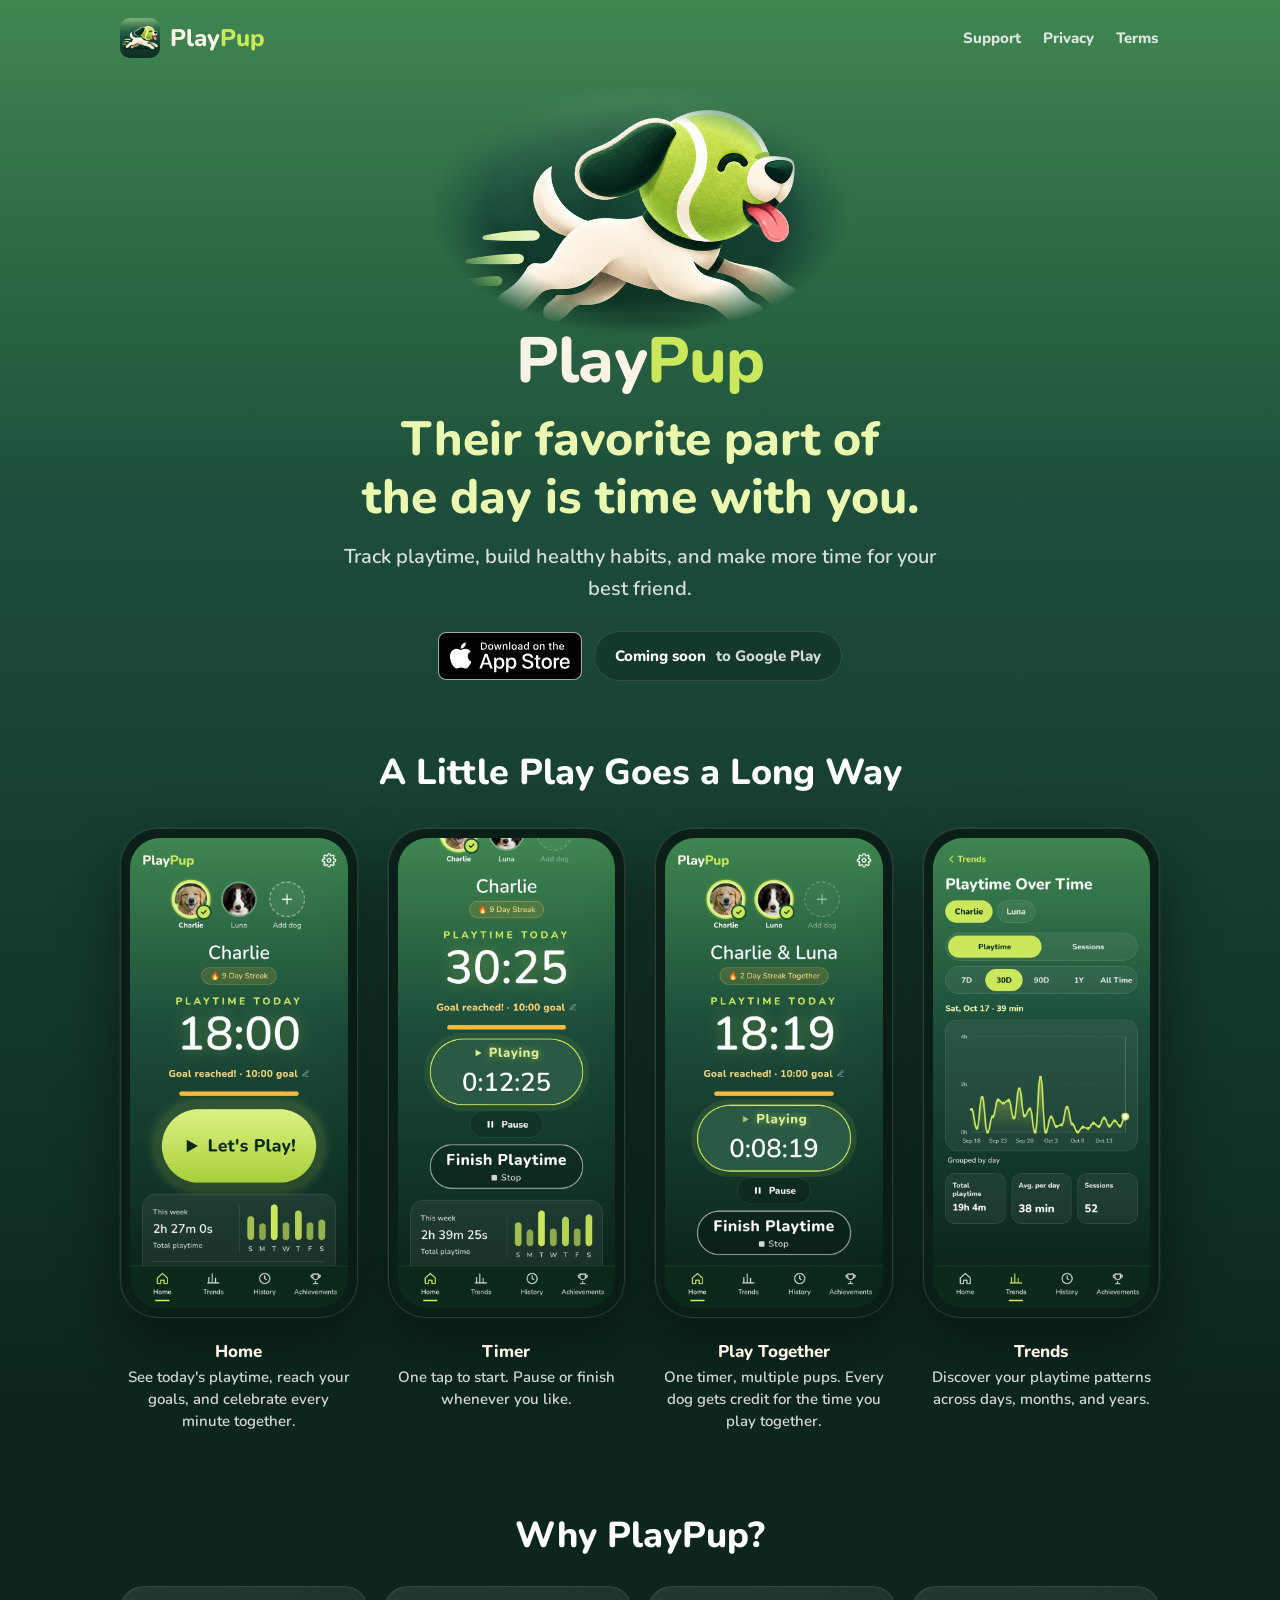
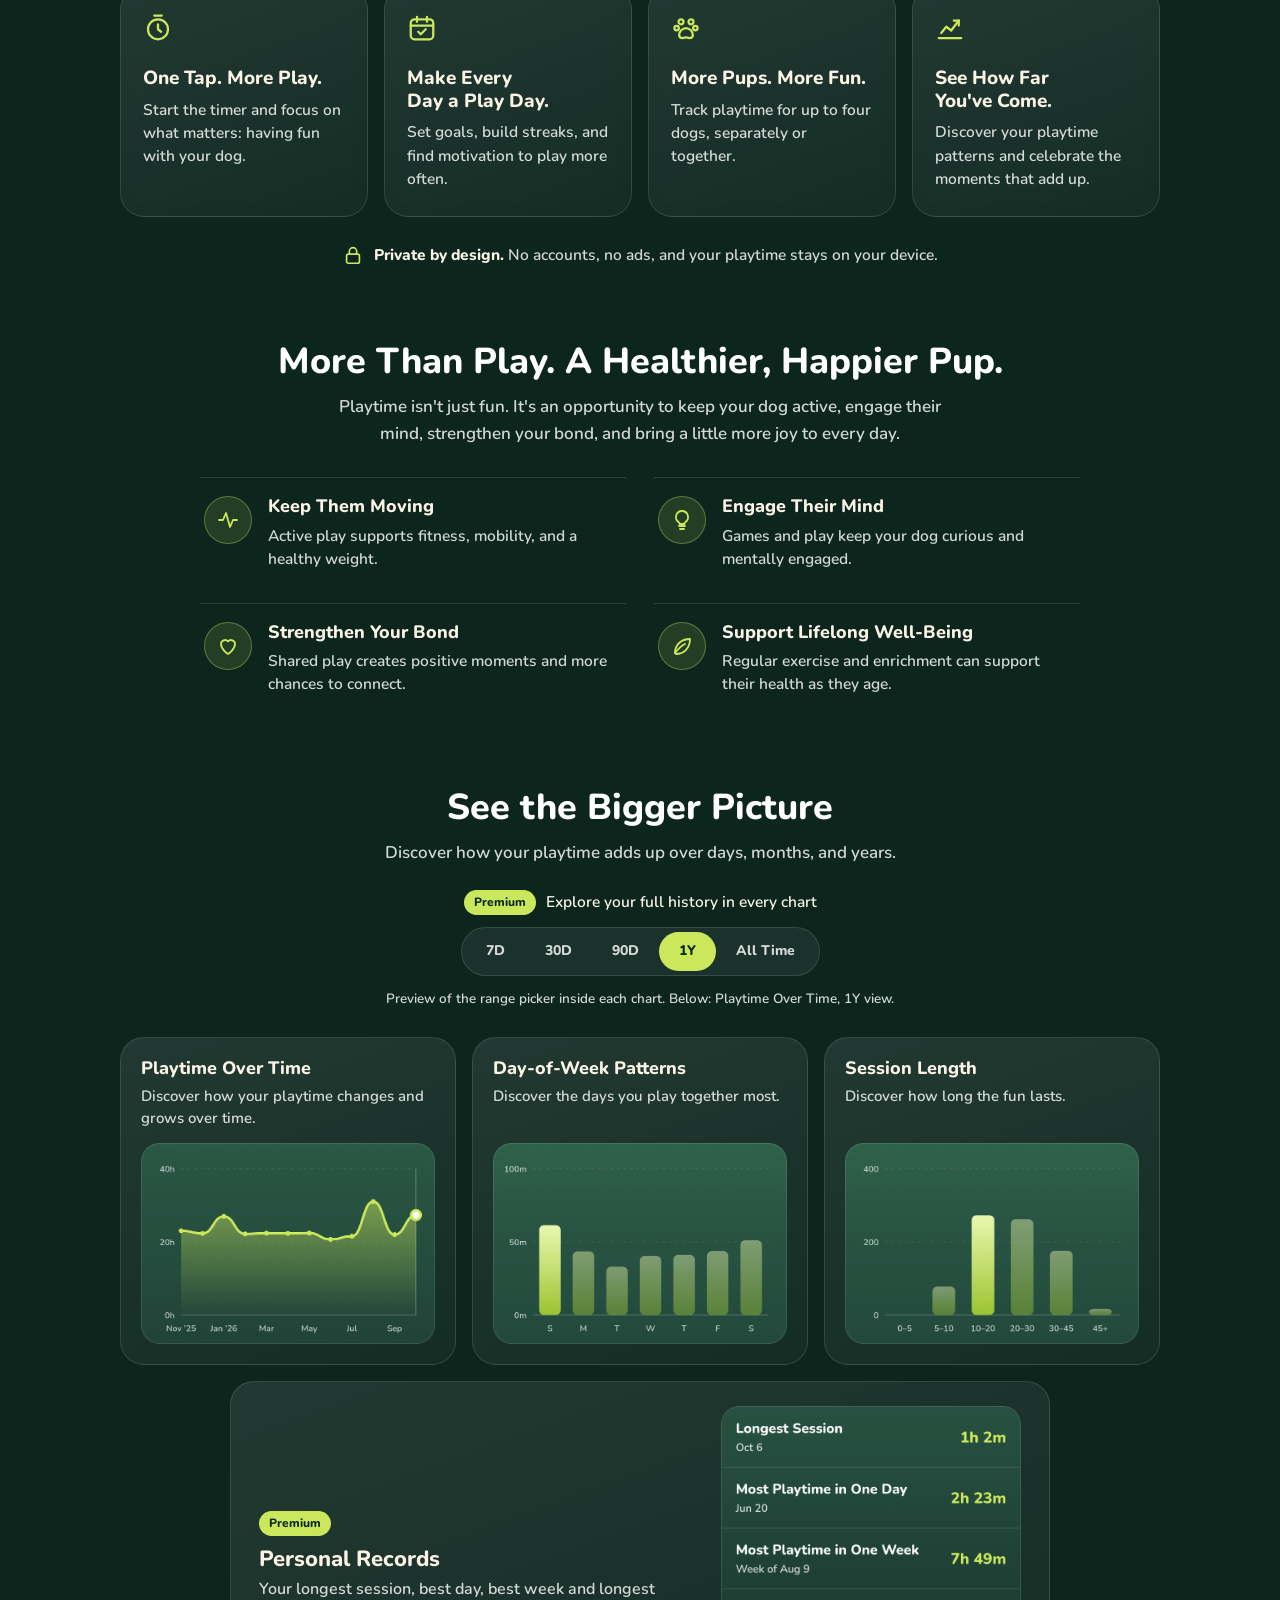
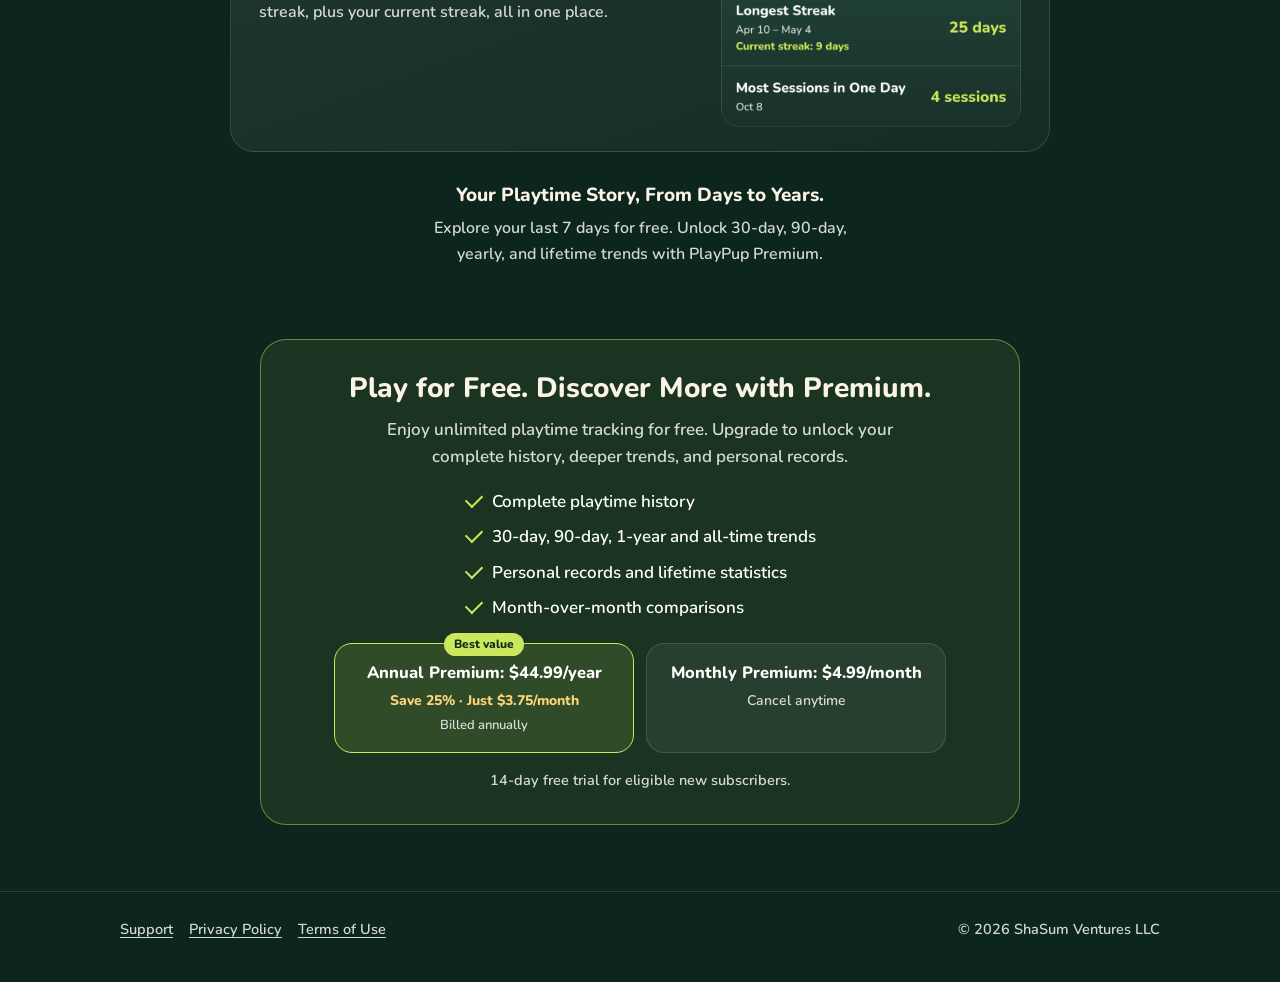
<file: index.html>
<!doctype html>
<html lang="en">
<head>
  <meta charset="utf-8">
  <meta name="viewport" content="width=device-width, initial-scale=1">
  <title>PlayPup – Dog Playtime Tracker | Build Healthy Play Habits</title>
  <meta name="description" content="Track playtime, build healthy habits, and make more time for your best friend. Private by design.">
  <meta name="theme-color" content="#1c4c3a">
  <link rel="icon" type="image/png" href="assets/favicon.png">
  <link rel="apple-touch-icon" href="assets/apple-touch-icon.png">
  <meta property="og:title" content="PlayPup – Dog Playtime Tracker">
  <meta property="og:description" content="Their favorite part of the day is time with you.">
  <meta property="og:image" content="https://playpup.app/assets/og-image.png">
  <meta property="og:url" content="https://playpup.app/">
  <meta name="twitter:card" content="summary_large_image">
  <link rel="stylesheet" href="assets/site.css?v=9">
</head>
<body>
  <header class="site-header">
    <div class="wrap">
      <a class="brand" href="/" aria-label="PlayPup home"><img src="assets/icon.png" alt="" width="40" height="40"><span class="wordmark">Play<span>Pup</span></span></a>
      <nav class="nav" aria-label="Main">
        <a href="support.html">Support</a>
        <a href="privacy.html">Privacy</a>
        <a href="terms.html">Terms</a>
      </nav>
    </div>
  </header>

  <main>
    <!-- 1. Hero -->
    <section class="hero">
      <div class="wrap">
        <img class="pup" src="assets/pup.png" alt="" width="760" height="455">
        <p class="hero-wordmark" aria-label="PlayPup">Play<span>Pup</span></p>
        <h1>Their favorite part of the day is time with you.</h1>
        <p class="lead">Track playtime, build healthy habits, and make more time for your best friend.</p>
        <div class="badges">
          <a class="store-badge" href="https://apps.apple.com/app/id6832101758"><img src="assets/app-store-badge.svg" alt="Download on the App Store" width="144" height="48"></a>
          <span class="badge"><strong>Coming soon</strong> to Google Play</span>
        </div>
      </div>
    </section>

    <!-- 2. App showcase -->
    <section class="showcase" aria-labelledby="showcase-title">
      <div class="wrap">
        <h2 class="section-title" id="showcase-title">A Little Play Goes a Long Way</h2>
        <div class="phones">
          <figure class="phone-fig">
            <div class="phone"><img src="assets/screens/home.jpg?v=2" alt="PlayPup Home screen: Charlie selected, 18 minutes of playtime today with the daily goal reached, a large Let's Play button, and this week's playtime bars" width="640" height="1385"></div>
            <figcaption><b>Home</b>See today's playtime, reach your goals, and celebrate every minute together.</figcaption>
          </figure>
          <figure class="phone-fig">
            <div class="phone"><img src="assets/screens/timer.jpg?v=2" alt="PlayPup timer running at 12 minutes, with Pause and Finish Playtime buttons" width="640" height="1385"></div>
            <figcaption><b>Timer</b>One tap to start. Pause or finish whenever you like.</figcaption>
          </figure>
          <figure class="phone-fig">
            <div class="phone"><img src="assets/screens/together.jpg?v=2" alt="Playing together: Charlie and Luna both selected, a 2 Day Streak Together, and one timer running for both dogs" width="640" height="1385"></div>
            <figcaption><b>Play Together</b>One timer, multiple pups. Every dog gets credit for the time you play together.</figcaption>
          </figure>
          <figure class="phone-fig">
            <div class="phone"><img src="assets/screens/trends.jpg?v=2" alt="PlayPup Trends: a 30-day playtime chart with total playtime, average per day and session count" width="640" height="1385"></div>
            <figcaption><b>Trends</b>Discover your playtime patterns across days, months, and years.</figcaption>
          </figure>
        </div>
      </div>
    </section>

    <!-- 3. Why PlayPup? -->
    <section aria-labelledby="why-title">
      <div class="wrap">
        <h2 class="section-title" id="why-title">Why PlayPup?</h2>
        <div class="benefits">
          <div class="benefit">
            <svg class="icon" viewBox="0 0 24 24" aria-hidden="true"><circle cx="12" cy="13" r="8"/><path d="M12 9v4l2.5 2M9 2h6"/></svg>
            <h3>One Tap. More Play.</h3>
            <p>Start the timer and focus on what matters: having fun with your dog.</p>
          </div>
          <div class="benefit">
            <svg class="icon" viewBox="0 0 24 24" aria-hidden="true"><rect x="3" y="5" width="18" height="16" rx="3"/><path d="M3 10h18M8 3v4M16 3v4M9 15l2 2 4-4"/></svg>
            <h3>Make Every Day a Play Day.</h3>
            <p>Set goals, build streaks, and find motivation to play more often.</p>
          </div>
          <div class="benefit">
            <svg class="icon" viewBox="0 0 24 24" aria-hidden="true"><circle cx="8" cy="7" r="2"/><circle cx="16" cy="7" r="2"/><circle cx="4.5" cy="12" r="1.8"/><circle cx="19.5" cy="12" r="1.8"/><path d="M12 12c-3 0-5.5 3.2-5.5 5.5 0 1.7 1.4 2.5 3 2.5 1 0 1.6-.5 2.5-.5s1.5.5 2.5.5c1.6 0 3-.8 3-2.5C17.5 15.2 15 12 12 12z"/></svg>
            <h3>More Pups. More Fun.</h3>
            <p>Track playtime for up to four dogs, separately or together.</p>
          </div>
          <div class="benefit">
            <svg class="icon" viewBox="0 0 24 24" aria-hidden="true"><path d="M3 20h18"/><path d="M5 16l4-5 4 3 6-8"/><path d="M15 6h4v4"/></svg>
            <h3>See How Far You've Come.</h3>
            <p>Discover your playtime patterns and celebrate the moments that add up.</p>
          </div>
        </div>
        <p class="privacy-line">
          <svg viewBox="0 0 24 24" aria-hidden="true"><rect x="5" y="11" width="14" height="10" rx="2"/><path d="M8 11V8a4 4 0 0 1 8 0v3"/></svg>
          <span><strong>Private by design.</strong> No accounts, no ads, and your playtime stays on your device.</span>
        </p>
      </div>
    </section>

    <!-- 4. Why play matters: More Than Play -->
    <section class="wellness" aria-labelledby="wellness-title">
      <div class="wrap">
        <h2 class="section-title" id="wellness-title">More Than Play. A Healthier, Happier Pup.</h2>
        <p class="section-sub">Playtime isn't just fun. It's an opportunity to keep your dog active, engage their mind, strengthen your bond, and bring a little more joy to every day.</p>
        <div class="wellness-grid">
          <div class="well">
            <span class="badge-icon"><svg viewBox="0 0 24 24" aria-hidden="true"><path d="M3 12h4l3-7 4 14 3-7h4"/></svg></span>
            <div><h3>Keep Them Moving</h3><p>Active play supports fitness, mobility, and a healthy weight.</p></div>
          </div>
          <div class="well">
            <span class="badge-icon"><svg viewBox="0 0 24 24" aria-hidden="true"><path d="M9 18h6M10 21h4M12 3a6 6 0 0 0-3.5 10.9c.6.4 1 1.1 1 1.8V16h5v-.3c0-.7.4-1.4 1-1.8A6 6 0 0 0 12 3z"/></svg></span>
            <div><h3>Engage Their Mind</h3><p>Games and play keep your dog curious and mentally engaged.</p></div>
          </div>
          <div class="well">
            <span class="badge-icon"><svg viewBox="0 0 24 24" aria-hidden="true"><path d="M12 20s-7-4.4-7-10a4 4 0 0 1 7-2.6A4 4 0 0 1 19 10c0 5.6-7 10-7 10z"/></svg></span>
            <div><h3>Strengthen Your Bond</h3><p>Shared play creates positive moments and more chances to connect.</p></div>
          </div>
          <div class="well">
            <span class="badge-icon"><svg viewBox="0 0 24 24" aria-hidden="true"><path d="M5 19c0-8 6-14 15-14 0 9-6 15-14 15"/><path d="M5 19c3-4 6-7 10-9"/></svg></span>
            <div><h3>Support Lifelong Well-Being</h3><p>Regular exercise and enrichment can support their health as they age.</p></div>
          </div>
        </div>
      </div>
    </section>

    <!-- 5. See the bigger picture: the charts -->
    <section class="bigger" aria-labelledby="bigger-title">
      <div class="wrap">
        <h2 class="section-title" id="bigger-title">See the Bigger Picture</h2>
        <p class="section-sub">Discover how your playtime adds up over days, months, and years.</p>
        <!-- A preview of the range control inside each chart (not a working control). -->
        <div class="range-preview" role="img" aria-label="Preview of the range picker inside each chart: 7 days free; 30 days, 90 days, 1 year and all time with Premium. The Playtime Over Time chart below shows the 1 year view.">
          <p class="range-label"><span class="premium-tag">Premium</span> Explore your full history in every chart</p>
          <div class="range-pills" aria-hidden="true">
            <span>7D</span><span>30D</span><span>90D</span><span class="on">1Y</span><span>All Time</span>
          </div>
          <p class="range-hint">Preview of the range picker inside each chart. Below: Playtime Over Time, 1Y view.</p>
        </div>
        <div class="chart-grid">
          <figure class="chart-card">
            <figcaption><h3>Playtime Over Time</h3><p>Discover how your playtime changes and grows over time.</p></figcaption>
            <img src="assets/charts/playtime.png?v=2" alt="Line chart of monthly playtime over the past year, rising toward this month" width="720" height="491" loading="lazy">
          </figure>
          <figure class="chart-card">
            <figcaption><h3>Day-of-Week Patterns</h3><p>Discover the days you play together most.</p></figcaption>
            <img src="assets/charts/weekdays.png?v=1" alt="Bar chart of average playtime for each day of the week, highest on Sunday" width="720" height="491" loading="lazy">
          </figure>
          <figure class="chart-card">
            <figcaption><h3>Session Length</h3><p>Discover how long the fun lasts.</p></figcaption>
            <img src="assets/charts/length.png?v=1" alt="Bar chart of how many play sessions fall into each length, most often 10 to 20 minutes" width="720" height="491" loading="lazy">
          </figure>
        </div>
        <figure class="chart-card records-card">
          <figcaption>
            <span class="premium-tag">Premium</span>
            <h3>Personal Records</h3>
            <p>Your longest session, best day, best week and longest streak, plus your current streak, all in one place.</p>
          </figcaption>
          <img src="assets/charts/records.png?v=1" alt="Personal records: longest session 1 hour 2 minutes, most playtime in one day 2 hours 23 minutes, most in one week 7 hours 49 minutes, longest streak 25 days" width="720" height="770" loading="lazy">
        </figure>
        <div class="bigger-note">
          <p class="bigger-note-title">Your Playtime Story, From Days to Years.</p>
          <p>Explore your last 7 days for free. Unlock <span class="nowrap">30-day</span>, <span class="nowrap">90-day</span>, yearly, and lifetime trends with PlayPup Premium.</p>
        </div>
      </div>
    </section>

    <!-- 6. Premium -->
    <section aria-labelledby="premium-title">
      <div class="narrow">
        <div class="premium">
          <h2 id="premium-title">Play for Free. Discover More with Premium.</h2>
          <p>Enjoy unlimited playtime tracking for free. Upgrade to unlock your complete history, deeper trends, and personal records.</p>
          <ul class="checks">
            <li>Complete playtime history</li>
            <li>30-day, 90-day, 1-year and all-time trends</li>
            <li>Personal records and lifetime statistics</li>
            <li>Month-over-month comparisons</li>
          </ul>
          <div class="plans">
            <div class="plan best">
              <span class="tag">Best value</span>
              <b>Annual Premium: $44.99/year</b>
              <small>Save 25% · Just $3.75/month</small>
              <small class="plain billed">Billed annually</small>
            </div>
            <div class="plan">
              <b>Monthly Premium: $4.99/month</b>
              <small class="plain">Cancel anytime</small>
            </div>
          </div>
          <p class="trial">14-day free trial for eligible new subscribers.</p>
        </div>
      </div>
    </section>
  </main>

  <!-- 7. Footer -->
  <footer class="site-footer">
    <div class="wrap">
      <div><a href="support.html">Support</a><a href="privacy.html">Privacy Policy</a><a href="terms.html">Terms of Use</a></div>
      <div>© 2026 ShaSum Ventures LLC</div>
    </div>
  </footer>
  <dialog class="zoom" id="zoom" aria-label="Enlarged screenshot">
    <img id="zoom-img" alt="">
    <button type="button" class="zoom-close" aria-label="Close">✕</button>
  </dialog>
  <script>
    // Tap or click a screenshot or chart to see it larger.
    (function () {
      var d = document.getElementById('zoom'), big = document.getElementById('zoom-img');
      if (!d.showModal) return;
      document.querySelectorAll('.phone img, .chart-card img').forEach(function (img) {
        img.tabIndex = 0; img.setAttribute('role', 'button');
        img.setAttribute('aria-label', 'Enlarge: ' + img.alt);
        function open() { big.src = img.src; big.alt = img.alt; d.classList.toggle('tall', img.closest('.phone') !== null); d.showModal(); }
        img.addEventListener('click', open);
        img.addEventListener('keydown', function (e) { if (e.key === 'Enter' || e.key === ' ') { e.preventDefault(); open(); } });
      });
      d.addEventListener('click', function () { d.close(); });
    })();
  </script>
</body>
</html>
</file>
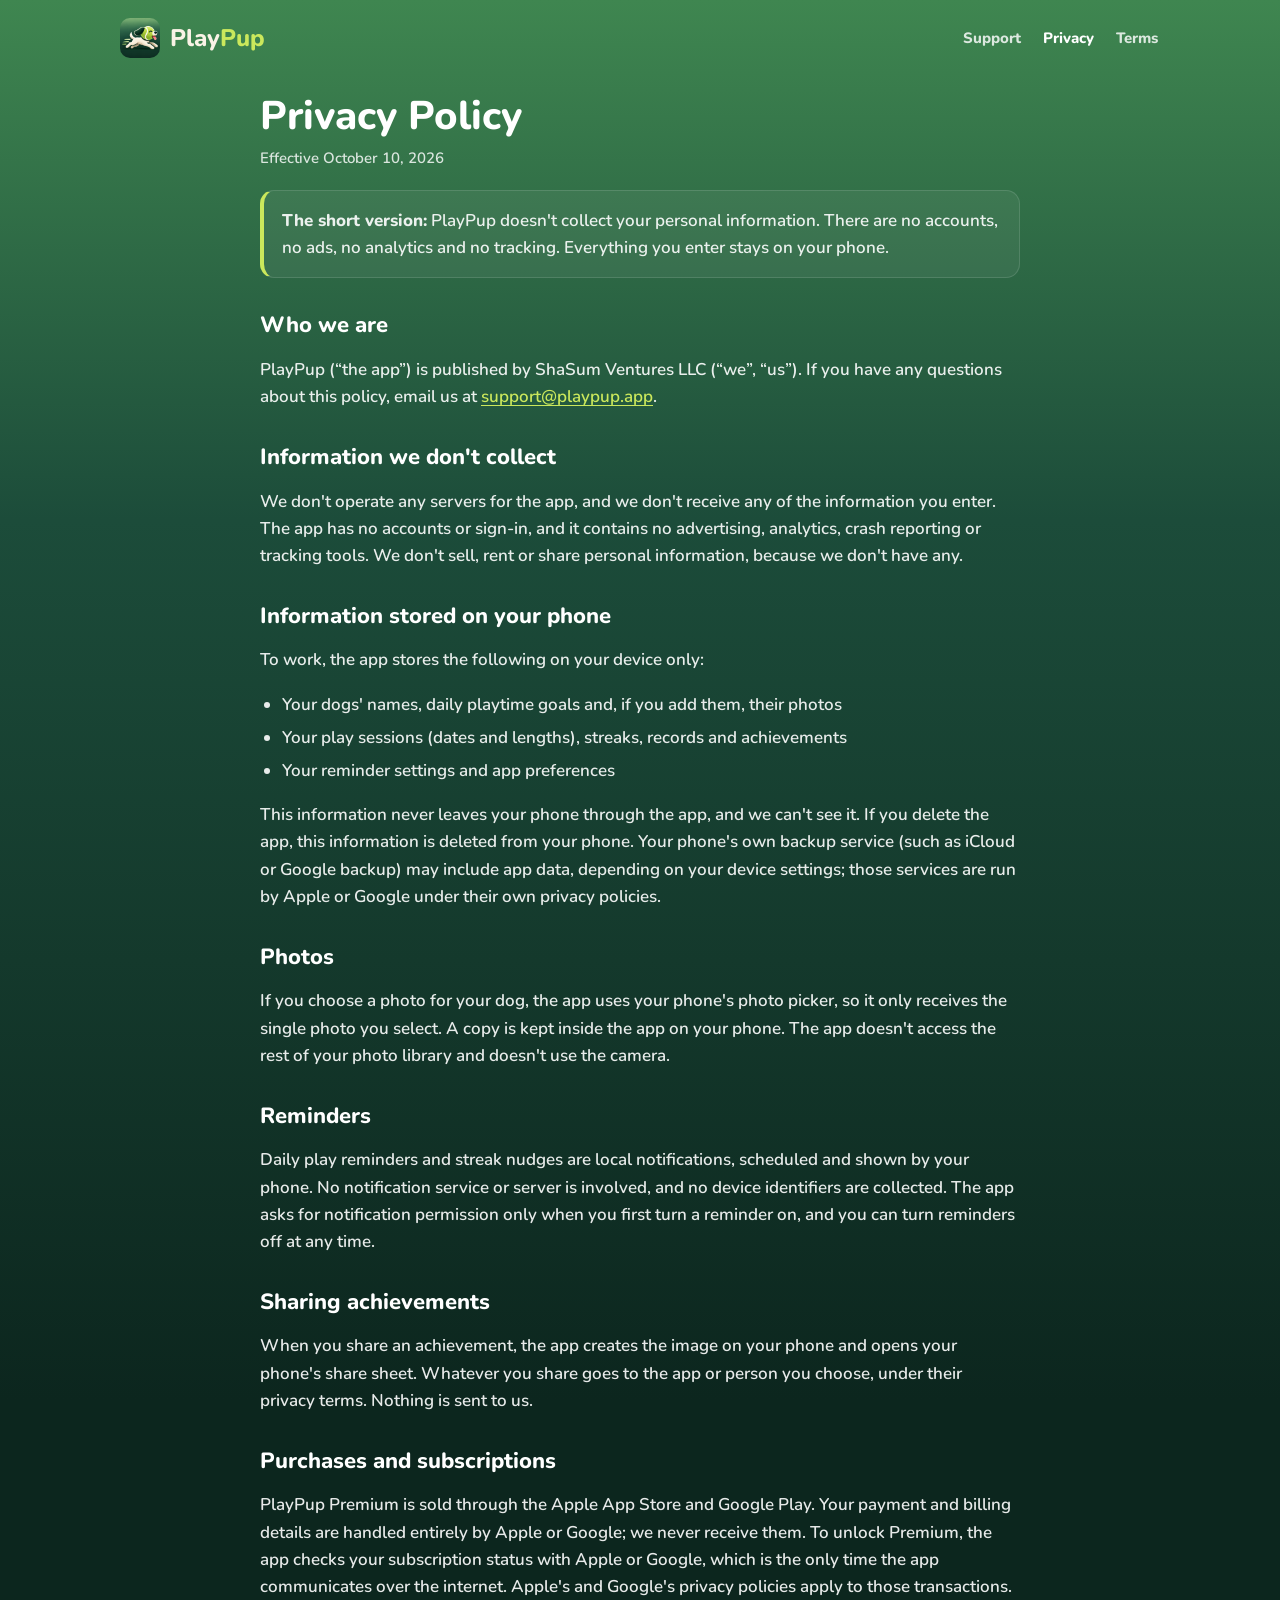
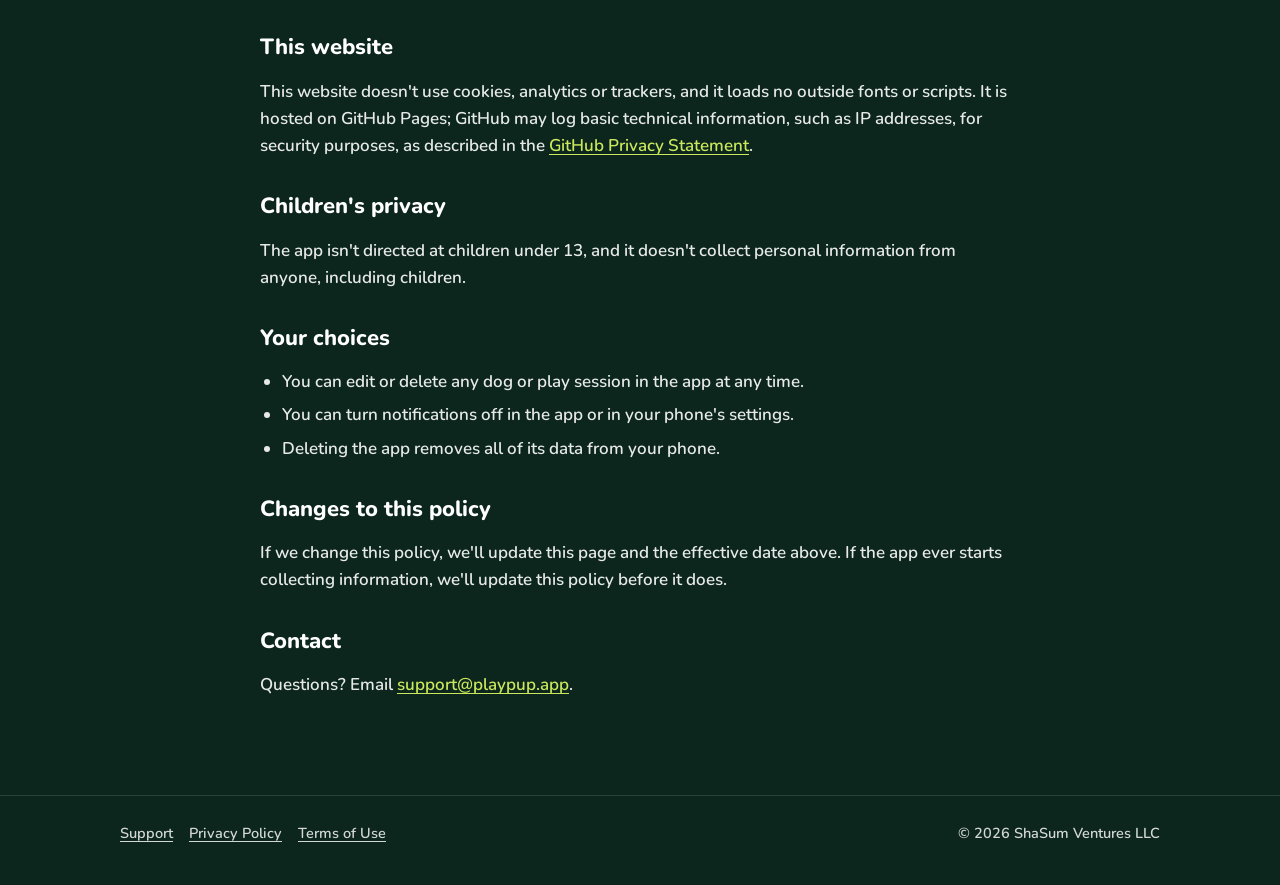
<file: privacy.html>
<!doctype html>
<html lang="en">
<head>
  <meta charset="utf-8">
  <meta name="viewport" content="width=device-width, initial-scale=1">
  <title>Privacy Policy · PlayPup</title>
  <meta name="description" content="PlayPup's privacy policy: no accounts, no tracking, and your data stays on your phone.">
  <meta name="theme-color" content="#1c4c3a">
  <link rel="icon" type="image/png" href="assets/favicon.png">
  <link rel="apple-touch-icon" href="assets/apple-touch-icon.png">
  <link rel="stylesheet" href="assets/site.css?v=9">
</head>
<body>
  <header class="site-header">
    <div class="wrap">
      <a class="brand" href="/" aria-label="PlayPup home"><img src="assets/icon.png" alt="" width="40" height="40"><span class="wordmark">Play<span>Pup</span></span></a>
      <nav class="nav" aria-label="Main">
        <a href="support.html">Support</a>
        <a href="privacy.html" aria-current="page">Privacy</a>
        <a href="terms.html">Terms</a>
      </nav>
    </div>
  </header>

  <main class="narrow doc">
    <h1>Privacy Policy</h1>
    <p class="updated">Effective October 10, 2026</p>

    <div class="callout">
      <p><strong>The short version:</strong> PlayPup doesn't collect your personal information. There are no accounts, no ads, no analytics and no tracking. Everything you enter stays on your phone.</p>
    </div>

    <h2>Who we are</h2>
    <p>PlayPup (“the app”) is published by ShaSum Ventures LLC (“we”, “us”). If you have any questions about this policy, email us at <a href="mailto:support@playpup.app">support@playpup.app</a>.</p>

    <h2>Information we don't collect</h2>
    <p>We don't operate any servers for the app, and we don't receive any of the information you enter. The app has no accounts or sign-in, and it contains no advertising, analytics, crash reporting or tracking tools. We don't sell, rent or share personal information, because we don't have any.</p>

    <h2>Information stored on your phone</h2>
    <p>To work, the app stores the following on your device only:</p>
    <ul>
      <li>Your dogs' names, daily playtime goals and, if you add them, their photos</li>
      <li>Your play sessions (dates and lengths), streaks, records and achievements</li>
      <li>Your reminder settings and app preferences</li>
    </ul>
    <p>This information never leaves your phone through the app, and we can't see it. If you delete the app, this information is deleted from your phone. Your phone's own backup service (such as iCloud or Google backup) may include app data, depending on your device settings; those services are run by Apple or Google under their own privacy policies.</p>

    <h2>Photos</h2>
    <p>If you choose a photo for your dog, the app uses your phone's photo picker, so it only receives the single photo you select. A copy is kept inside the app on your phone. The app doesn't access the rest of your photo library and doesn't use the camera.</p>

    <h2>Reminders</h2>
    <p>Daily play reminders and streak nudges are local notifications, scheduled and shown by your phone. No notification service or server is involved, and no device identifiers are collected. The app asks for notification permission only when you first turn a reminder on, and you can turn reminders off at any time.</p>

    <h2>Sharing achievements</h2>
    <p>When you share an achievement, the app creates the image on your phone and opens your phone's share sheet. Whatever you share goes to the app or person you choose, under their privacy terms. Nothing is sent to us.</p>

    <h2>Purchases and subscriptions</h2>
    <p>PlayPup Premium is sold through the Apple App Store and Google Play. Your payment and billing details are handled entirely by Apple or Google; we never receive them. To unlock Premium, the app checks your subscription status with Apple or Google, which is the only time the app communicates over the internet. Apple's and Google's privacy policies apply to those transactions.</p>

    <h2>This website</h2>
    <p>This website doesn't use cookies, analytics or trackers, and it loads no outside fonts or scripts. It is hosted on GitHub Pages; GitHub may log basic technical information, such as IP addresses, for security purposes, as described in the <a href="https://docs.github.com/site-policy/privacy-policies/github-general-privacy-statement">GitHub Privacy Statement</a>.</p>

    <h2>Children's privacy</h2>
    <p>The app isn't directed at children under 13, and it doesn't collect personal information from anyone, including children.</p>

    <h2>Your choices</h2>
    <ul>
      <li>You can edit or delete any dog or play session in the app at any time.</li>
      <li>You can turn notifications off in the app or in your phone's settings.</li>
      <li>Deleting the app removes all of its data from your phone.</li>
    </ul>

    <h2>Changes to this policy</h2>
    <p>If we change this policy, we'll update this page and the effective date above. If the app ever starts collecting information, we'll update this policy before it does.</p>

    <h2>Contact</h2>
    <p>Questions? Email <a href="mailto:support@playpup.app">support@playpup.app</a>.</p>
  </main>

  <footer class="site-footer">
    <div class="wrap">
      <div><a href="support.html">Support</a><a href="privacy.html">Privacy Policy</a><a href="terms.html">Terms of Use</a></div>
      <div>© 2026 ShaSum Ventures LLC</div>
    </div>
  </footer>
</body>
</html>
</file>
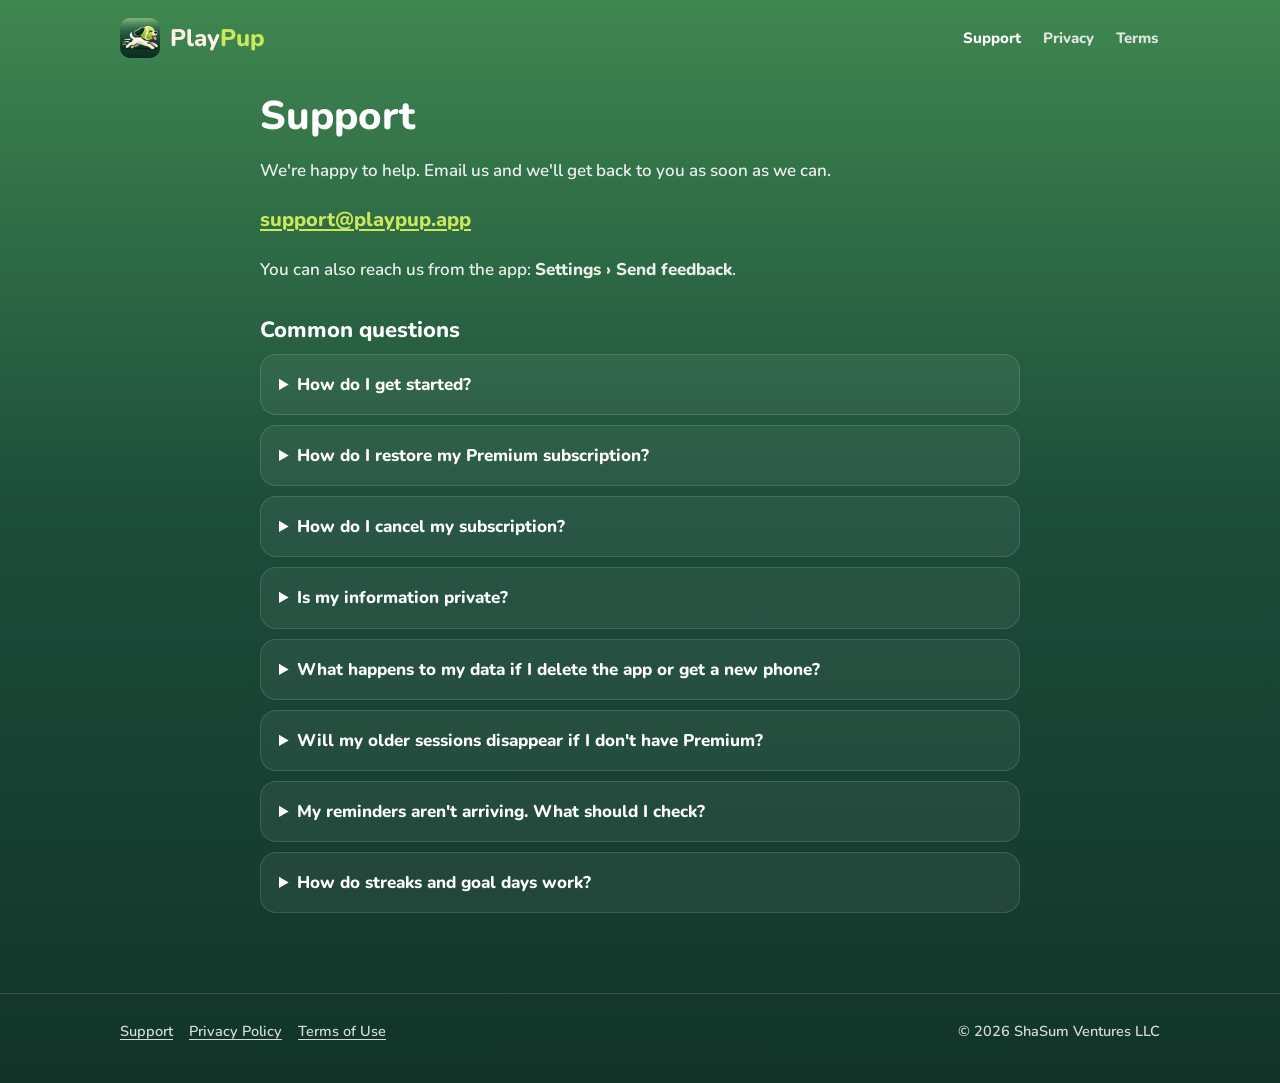
<file: support.html>
<!doctype html>
<html lang="en">
<head>
  <meta charset="utf-8">
  <meta name="viewport" content="width=device-width, initial-scale=1">
  <title>Support · PlayPup</title>
  <meta name="description" content="Get help with PlayPup: contact us, restore Premium, cancel a subscription, and answers to common questions.">
  <meta name="theme-color" content="#1c4c3a">
  <link rel="icon" type="image/png" href="assets/favicon.png">
  <link rel="apple-touch-icon" href="assets/apple-touch-icon.png">
  <link rel="stylesheet" href="assets/site.css?v=9">
</head>
<body>
  <header class="site-header">
    <div class="wrap">
      <a class="brand" href="/" aria-label="PlayPup home"><img src="assets/icon.png" alt="" width="40" height="40"><span class="wordmark">Play<span>Pup</span></span></a>
      <nav class="nav" aria-label="Main">
        <a href="support.html" aria-current="page">Support</a>
        <a href="privacy.html">Privacy</a>
        <a href="terms.html">Terms</a>
      </nav>
    </div>
  </header>

  <main class="narrow doc">
    <h1>Support</h1>
    <p>We're happy to help. Email us and we'll get back to you as soon as we can.</p>
    <p class="contact"><a href="mailto:support@playpup.app">support@playpup.app</a></p>
    <p>You can also reach us from the app: <strong>Settings › Send feedback</strong>.</p>

    <h2>Common questions</h2>

    <details>
      <summary>How do I get started?</summary>
      <p>Add your dog (a photo is optional), choose a daily playtime goal, then tap <strong>Let's Play!</strong> when you start playing and <strong>Finish Playtime</strong> when you're done. You can also add a session you forgot to time in <strong>History › + Add session</strong>.</p>
    </details>

    <details>
      <summary>How do I restore my Premium subscription?</summary>
      <p>Open <strong>Settings › PlayPup Premium</strong> and tap <strong>Restore Purchases</strong>. Make sure you're signed in to the same Apple ID or Google account you used to subscribe.</p>
    </details>

    <details>
      <summary>How do I cancel my subscription?</summary>
      <p><strong>iPhone:</strong> open the Settings app, tap your name, then <strong>Subscriptions › PlayPup</strong> › Cancel Subscription.</p>
      <p><strong>Android:</strong> open the Google Play Store, tap your profile picture, then <strong>Payments &amp; subscriptions › Subscriptions › PlayPup</strong> › Cancel.</p>
      <p>Premium stays active until the end of the period you've paid for. Cancel at least 24 hours before your trial or period ends to avoid being charged.</p>
    </details>

    <details>
      <summary>Is my information private?</summary>
      <p>Yes. PlayPup has no accounts, ads, analytics or tracking. Your dogs, photos and play sessions are stored only on your phone. See our <a href="privacy.html">Privacy Policy</a>.</p>
    </details>

    <details>
      <summary>What happens to my data if I delete the app or get a new phone?</summary>
      <p>Because everything stays on your phone, deleting PlayPup deletes its data, and we can't recover it. Whether your PlayPup data moves to a new phone depends on your phone's own backup (iCloud or Google backup).</p>
    </details>

    <details>
      <summary>Will my older sessions disappear if I don't have Premium?</summary>
      <p>No. Every session is safely saved. The free version shows your last 7 days; Premium unlocks your complete history, back to your very first session.</p>
    </details>

    <details>
      <summary>My reminders aren't arriving. What should I check?</summary>
      <p>Make sure the reminder is turned on in <strong>Settings › Reminders</strong>, and that notifications are allowed for PlayPup in your phone's settings. Streak nudges arrive at 7:00 PM on a day you haven't played yet while you have a streak going.</p>
    </details>

    <details>
      <summary>How do streaks and goal days work?</summary>
      <p>Your streak is the number of days in a row you've played. It stays alive until the end of today, so you have all day to keep it going. A goal day is a day where your playtime reached your daily goal; it shows in gold on the History calendar.</p>
    </details>
  </main>

  <footer class="site-footer">
    <div class="wrap">
      <div><a href="support.html">Support</a><a href="privacy.html">Privacy Policy</a><a href="terms.html">Terms of Use</a></div>
      <div>© 2026 ShaSum Ventures LLC</div>
    </div>
  </footer>
</body>
</html>
</file>
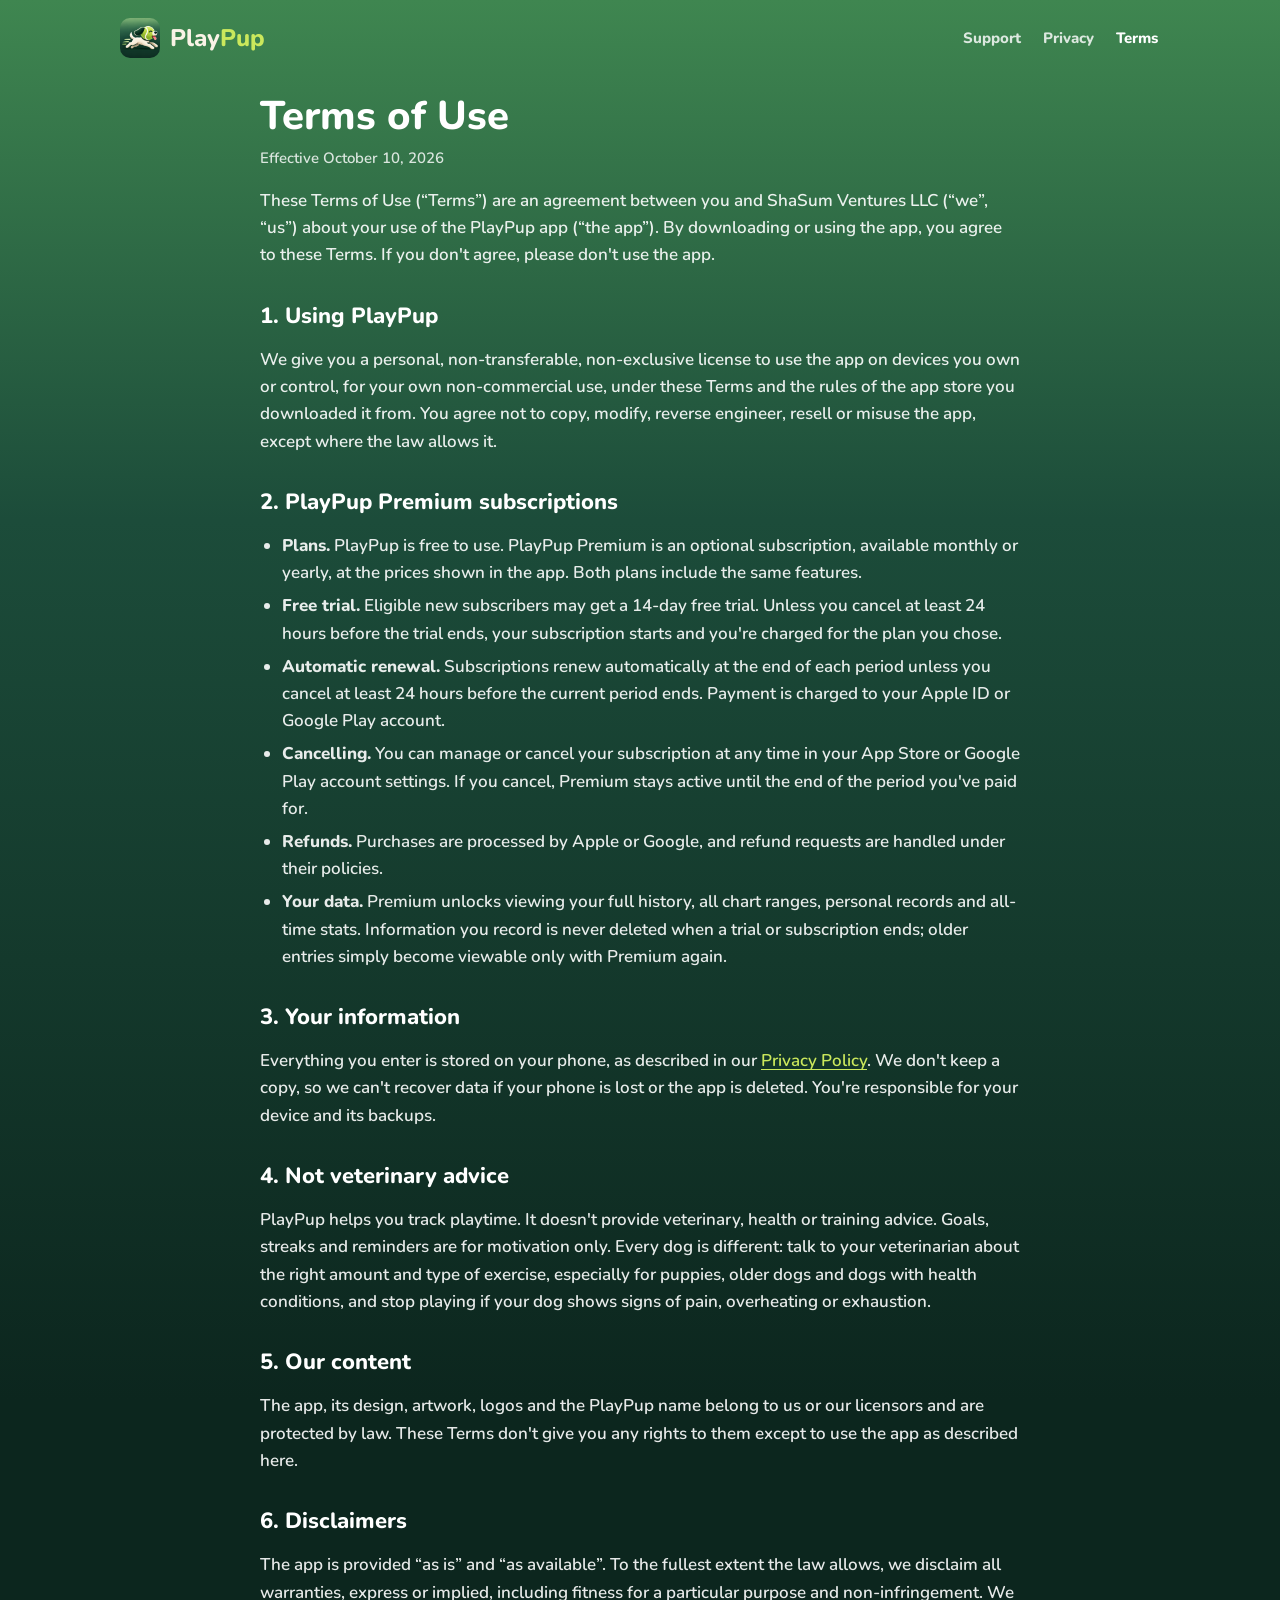
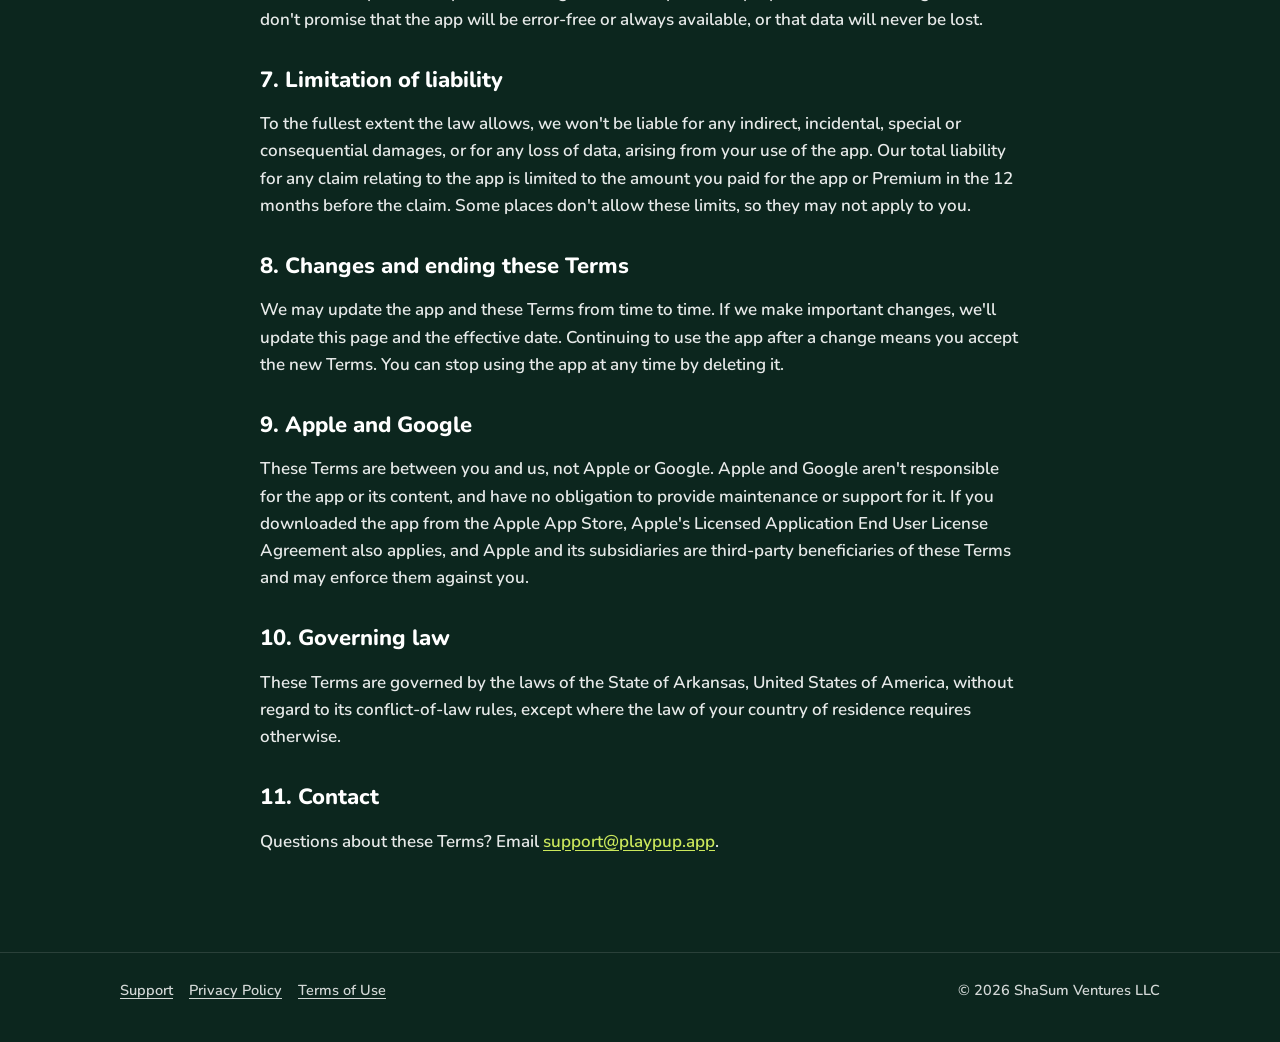
<file: terms.html>
<!doctype html>
<html lang="en">
<head>
  <meta charset="utf-8">
  <meta name="viewport" content="width=device-width, initial-scale=1">
  <title>Terms of Use · PlayPup</title>
  <meta name="description" content="PlayPup's terms of use, including PlayPup Premium subscriptions.">
  <meta name="theme-color" content="#1c4c3a">
  <link rel="icon" type="image/png" href="assets/favicon.png">
  <link rel="apple-touch-icon" href="assets/apple-touch-icon.png">
  <link rel="stylesheet" href="assets/site.css?v=9">
</head>
<body>
  <header class="site-header">
    <div class="wrap">
      <a class="brand" href="/" aria-label="PlayPup home"><img src="assets/icon.png" alt="" width="40" height="40"><span class="wordmark">Play<span>Pup</span></span></a>
      <nav class="nav" aria-label="Main">
        <a href="support.html">Support</a>
        <a href="privacy.html">Privacy</a>
        <a href="terms.html" aria-current="page">Terms</a>
      </nav>
    </div>
  </header>

  <main class="narrow doc">
    <h1>Terms of Use</h1>
    <p class="updated">Effective October 10, 2026</p>

    <p>These Terms of Use (“Terms”) are an agreement between you and ShaSum Ventures LLC (“we”, “us”) about your use of the PlayPup app (“the app”). By downloading or using the app, you agree to these Terms. If you don't agree, please don't use the app.</p>

    <h2>1. Using PlayPup</h2>
    <p>We give you a personal, non-transferable, non-exclusive license to use the app on devices you own or control, for your own non-commercial use, under these Terms and the rules of the app store you downloaded it from. You agree not to copy, modify, reverse engineer, resell or misuse the app, except where the law allows it.</p>

    <h2>2. PlayPup Premium subscriptions</h2>
    <ul>
      <li><strong>Plans.</strong> PlayPup is free to use. PlayPup Premium is an optional subscription, available monthly or yearly, at the prices shown in the app. Both plans include the same features.</li>
      <li><strong>Free trial.</strong> Eligible new subscribers may get a 14-day free trial. Unless you cancel at least 24 hours before the trial ends, your subscription starts and you're charged for the plan you chose.</li>
      <li><strong>Automatic renewal.</strong> Subscriptions renew automatically at the end of each period unless you cancel at least 24 hours before the current period ends. Payment is charged to your Apple ID or Google Play account.</li>
      <li><strong>Cancelling.</strong> You can manage or cancel your subscription at any time in your App Store or Google Play account settings. If you cancel, Premium stays active until the end of the period you've paid for.</li>
      <li><strong>Refunds.</strong> Purchases are processed by Apple or Google, and refund requests are handled under their policies.</li>
      <li><strong>Your data.</strong> Premium unlocks viewing your full history, all chart ranges, personal records and all-time stats. Information you record is never deleted when a trial or subscription ends; older entries simply become viewable only with Premium again.</li>
    </ul>

    <h2>3. Your information</h2>
    <p>Everything you enter is stored on your phone, as described in our <a href="privacy.html">Privacy Policy</a>. We don't keep a copy, so we can't recover data if your phone is lost or the app is deleted. You're responsible for your device and its backups.</p>

    <h2>4. Not veterinary advice</h2>
    <p>PlayPup helps you track playtime. It doesn't provide veterinary, health or training advice. Goals, streaks and reminders are for motivation only. Every dog is different: talk to your veterinarian about the right amount and type of exercise, especially for puppies, older dogs and dogs with health conditions, and stop playing if your dog shows signs of pain, overheating or exhaustion.</p>

    <h2>5. Our content</h2>
    <p>The app, its design, artwork, logos and the PlayPup name belong to us or our licensors and are protected by law. These Terms don't give you any rights to them except to use the app as described here.</p>

    <h2>6. Disclaimers</h2>
    <p>The app is provided “as is” and “as available”. To the fullest extent the law allows, we disclaim all warranties, express or implied, including fitness for a particular purpose and non-infringement. We don't promise that the app will be error-free or always available, or that data will never be lost.</p>

    <h2>7. Limitation of liability</h2>
    <p>To the fullest extent the law allows, we won't be liable for any indirect, incidental, special or consequential damages, or for any loss of data, arising from your use of the app. Our total liability for any claim relating to the app is limited to the amount you paid for the app or Premium in the 12 months before the claim. Some places don't allow these limits, so they may not apply to you.</p>

    <h2>8. Changes and ending these Terms</h2>
    <p>We may update the app and these Terms from time to time. If we make important changes, we'll update this page and the effective date. Continuing to use the app after a change means you accept the new Terms. You can stop using the app at any time by deleting it.</p>

    <h2>9. Apple and Google</h2>
    <p>These Terms are between you and us, not Apple or Google. Apple and Google aren't responsible for the app or its content, and have no obligation to provide maintenance or support for it. If you downloaded the app from the Apple App Store, Apple's Licensed Application End User License Agreement also applies, and Apple and its subsidiaries are third-party beneficiaries of these Terms and may enforce them against you.</p>

    <h2>10. Governing law</h2>
    <p>These Terms are governed by the laws of the State of Arkansas, United States of America, without regard to its conflict-of-law rules, except where the law of your country of residence requires otherwise.</p>

    <h2>11. Contact</h2>
    <p>Questions about these Terms? Email <a href="mailto:support@playpup.app">support@playpup.app</a>.</p>
  </main>

  <footer class="site-footer">
    <div class="wrap">
      <div><a href="support.html">Support</a><a href="privacy.html">Privacy Policy</a><a href="terms.html">Terms of Use</a></div>
      <div>© 2026 ShaSum Ventures LLC</div>
    </div>
  </footer>
</body>
</html>
</file>
<file: assets/site.css>
/* PlayPup website — the app's look: green gradient, lime accent, gold for rewards, Nunito. */
@font-face { font-family: 'Nunito'; font-weight: 600; font-display: swap; src: url('fonts/Nunito_600SemiBold.ttf') format('truetype'); }
@font-face { font-family: 'Nunito'; font-weight: 800; font-display: swap; src: url('fonts/Nunito_800ExtraBold.ttf') format('truetype'); }

:root {
  --top: #3f8650; --mid: #1c4c3a; --bot: #0c261e;
  --lime: #cbe85c; --lime-light: #eaf8b0; --cream: #faf3e6; --gold: #f6b93b; --gold-text: #fbd57a;
  --ink: #ffffff; --muted: rgba(255, 255, 255, 0.82); --card: rgba(255, 255, 255, 0.06); --line: rgba(255, 255, 255, 0.12);
  --on-lime: #0b2a1b;
  color-scheme: dark;
}
* { box-sizing: border-box; }
html { background: var(--bot); }
body {
  margin: 0; min-height: 100vh; color: var(--ink); background: linear-gradient(180deg, var(--top) 0, var(--mid) 520px, var(--bot) 1400px) no-repeat, var(--bot);
  font: 600 17px/1.6 'Nunito', -apple-system, 'Segoe UI', Roboto, Helvetica, Arial, sans-serif;
  -webkit-font-smoothing: antialiased;
}
img { max-width: 100%; height: auto; display: block; }
a { color: var(--lime); text-underline-offset: 3px; }
a:hover { color: var(--lime-light); }
:focus-visible { outline: 3px solid var(--lime); outline-offset: 3px; border-radius: 6px; }
h1, h2, h3 { font-weight: 800; line-height: 1.2; margin: 0; text-wrap: balance; }
.wrap { width: min(1040px, 100% - 40px); margin-inline: auto; }
.narrow { width: min(760px, 100% - 40px); margin-inline: auto; }

/* Header */
.site-header { padding-block: 18px; }
.site-header .wrap { display: flex; align-items: center; justify-content: space-between; gap: 16px; flex-wrap: wrap; }
.brand { display: flex; align-items: center; gap: 10px; text-decoration: none; font-weight: 800; font-size: 24px; color: var(--cream); }
.brand img { width: 40px; height: 40px; border-radius: 10px; }
.brand .wordmark span { color: var(--lime); }
.nav { display: flex; gap: 18px; flex-wrap: wrap; }
.nav a { color: var(--muted); text-decoration: none; font-weight: 800; font-size: 15px; padding: 6px 2px; }
.nav a:hover, .nav a[aria-current="page"] { color: var(--ink); }

/* Home hero */
.hero { text-align: center; padding-block: 8px 40px; }
.hero .pup {
  width: min(420px, 86%); margin: 0 auto;
  /* Fade the artwork's own background softly into the page. */
  -webkit-mask-image: radial-gradient(closest-side, #000 72%, transparent 100%);
  mask-image: radial-gradient(closest-side, #000 72%, transparent 100%);
}
.hero-wordmark { font-weight: 800; font-size: clamp(44px, 8vw, 64px); line-height: 1; letter-spacing: -0.01em; color: var(--cream); margin: -6px 0 18px; }
.hero-wordmark span { color: var(--lime); }
.hero h1 { font-size: clamp(30px, 5.4vw, 48px); color: var(--lime-light); margin-top: 6px; }
.hero p.lead { font-size: clamp(17px, 2.3vw, 20px); color: var(--muted); max-width: 620px; margin: 14px auto 0; }
.badges { display: flex; gap: 12px; justify-content: center; flex-wrap: wrap; margin-top: 26px; }
.badge {
  display: inline-flex; align-items: center; gap: 10px; padding: 12px 20px; border-radius: 99px;
  border: 1.5px solid var(--line); background: rgba(0, 0, 0, 0.2); color: var(--muted); font-weight: 800; font-size: 15px;
}
.badge strong { color: var(--ink); }
/* Apple's official badge, kept at Apple's proportions and at least 40px tall. */
.store-badge { display: inline-flex; align-items: center; border-radius: 10px; }
.store-badge img { display: block; height: 48px; width: auto; }
.btn {
  display: inline-block; padding: 14px 26px; border-radius: 99px; font-weight: 800; text-decoration: none;
  background: linear-gradient(180deg, #dcf283, #a9cf3a); color: var(--on-lime);
}
.btn:hover { color: var(--on-lime); filter: brightness(1.05); }

/* Sections */
section { padding-block: 36px; }
.section-title { text-align: center; font-size: clamp(26px, 4vw, 36px); }
.section-sub { text-align: center; color: var(--muted); max-width: 640px; margin: 10px auto 0; }

/* App showcase: the star of the page */
.showcase { padding-block: 30px 46px; }
.phones {
  display: grid; grid-template-columns: repeat(4, minmax(0, 1fr)); gap: clamp(16px, 2.4vw, 30px);
  align-items: start; max-width: 1040px; margin: 34px auto 0;
}
.phone-fig { margin: 0; text-align: center; }
.phone {
  border-radius: 38px; padding: 9px; background: #0a1f17;
  border: 1px solid rgba(255, 255, 255, 0.14);
  box-shadow: 0 26px 60px rgba(0, 0, 0, 0.45), 0 0 0 1px rgba(203, 232, 92, 0.06);
}
.phone img { border-radius: 30px; width: 100%; }
.phone-fig figcaption { position: relative; z-index: 1; margin-top: 22px; color: var(--muted); font-size: 15px; line-height: 1.45; padding-inline: 6px; }
.phone-fig figcaption b { display: block; color: var(--cream); font-size: 17px; margin-bottom: 2px; }
@media (max-width: 900px) and (min-width: 721px) {
  /* Tablets: two by two. */
  .phones { grid-template-columns: repeat(2, minmax(0, 1fr)); max-width: 620px; row-gap: 40px; }
}
@media (max-width: 720px) {
  /* On phones: swipe through the screens. */
  .phones {
    grid-template-columns: none; grid-auto-flow: column; grid-auto-columns: 72%;
    overflow-x: auto; scroll-snap-type: x mandatory; padding: 10px 14% 18px; margin-inline: -20px;
    scrollbar-width: none;
  }
  .phones::-webkit-scrollbar { display: none; }
  .phone-fig { scroll-snap-align: center; }
}

/* Why PlayPup: four glass cards */
.benefits { display: grid; gap: 16px; grid-template-columns: repeat(auto-fit, minmax(220px, 1fr)); margin-top: 28px; }
.benefit {
  padding: 26px 22px; border-radius: 24px; border: 1px solid var(--line);
  background: linear-gradient(160deg, rgba(255, 255, 255, 0.09), rgba(255, 255, 255, 0.03));
  -webkit-backdrop-filter: blur(8px); backdrop-filter: blur(8px);
}
.benefit .icon { width: 30px; height: 30px; fill: none; stroke: var(--lime); stroke-width: 1.8; stroke-linecap: round; stroke-linejoin: round; }
.benefit h3 { font-size: 19px; margin-top: 16px; color: var(--cream); }
.benefit p { color: var(--muted); margin: 8px 0 0; font-size: 15.5px; line-height: 1.5; }
.privacy-line { display: flex; gap: 10px; align-items: center; justify-content: center; text-align: left; color: var(--muted); margin: 26px auto 0; max-width: 620px; font-size: 15.5px; }
.privacy-line svg { width: 22px; height: 22px; flex: none; fill: none; stroke: var(--lime); stroke-width: 1.8; stroke-linecap: round; stroke-linejoin: round; }
.privacy-line strong { color: var(--cream); }

/* See the bigger picture: chart cards */
.chart-grid { display: grid; grid-template-columns: repeat(3, minmax(0, 1fr)); gap: 16px; margin-top: 28px; }
.chart-card {
  margin: 0; padding: 20px; border-radius: 24px; border: 1px solid var(--line);
  background: linear-gradient(160deg, rgba(255, 255, 255, 0.09), rgba(255, 255, 255, 0.03));
  display: flex; flex-direction: column;
}
.chart-grid .chart-card img { margin-top: auto; } /* charts line up along the bottom */
.chart-card h3 { font-size: 18px; color: var(--cream); }
.chart-card figcaption p { color: var(--muted); margin: 6px 0 14px; font-size: 15px; line-height: 1.45; }
.chart-card img { width: 100%; border-radius: 18px; }
.records-card { display: grid; grid-template-columns: 1fr minmax(0, 300px); gap: 32px; align-items: center; margin: 16px auto 0; padding: 24px 28px; max-width: 820px; }
.records-card h3 { font-size: 22px; margin-top: 10px; }
.records-card figcaption p { font-size: 16px; margin-bottom: 0; max-width: 420px; }
.premium-tag { display: inline-block; font-size: 12px; font-weight: 800; padding: 3px 10px; border-radius: 99px; color: var(--on-lime); background: var(--lime); }
.bigger-note { text-align: center; margin: 28px auto 0; max-width: 640px; }
.bigger-note p { margin: 0; color: var(--muted); font-size: 16px; text-wrap: balance; }
.bigger-note .bigger-note-title { color: var(--cream); font-weight: 800; font-size: 19px; margin-bottom: 6px; }
.range-preview { display: flex; flex-direction: column; align-items: center; gap: 12px; margin-top: 24px; }
.range-label { margin: 0; color: var(--cream); font-size: 15.5px; display: flex; align-items: center; gap: 10px; flex-wrap: wrap; justify-content: center; }
.range-pills { display: flex; padding: 4px; border-radius: 99px; background: var(--card); border: 1px solid var(--line); }
.range-pills span { padding: 8px clamp(12px, 2.6vw, 20px); border-radius: 99px; font-weight: 800; font-size: 14px; color: var(--muted); white-space: nowrap; }
.range-pills span.on { background: var(--lime); color: var(--on-lime); }
@media (max-width: 860px) {
  .chart-grid { grid-template-columns: 1fr; max-width: 520px; margin-inline: auto; }
  .records-card { grid-template-columns: 1fr; max-width: 520px; margin-inline: auto; }
}

/* More Than Play: why regular play matters */
.wellness-grid { display: grid; grid-template-columns: repeat(2, minmax(0, 1fr)); gap: 14px 28px; max-width: 880px; margin: 30px auto 0; }
.well { display: flex; gap: 16px; align-items: flex-start; padding: 18px 4px; border-top: 1px solid var(--line); }
.badge-icon {
  flex: none; width: 48px; height: 48px; border-radius: 50%; display: grid; place-items: center;
  background: rgba(203, 232, 92, 0.12); border: 1px solid rgba(203, 232, 92, 0.35);
}
.badge-icon svg { width: 24px; height: 24px; fill: none; stroke: var(--lime); stroke-width: 1.8; stroke-linecap: round; stroke-linejoin: round; }
.well h3 { font-size: 18px; color: var(--cream); }
.well p { color: var(--muted); margin: 6px 0 0; font-size: 15.5px; line-height: 1.5; }
@media (max-width: 720px) { .wellness-grid { grid-template-columns: 1fr; gap: 4px; } }

/* Premium: compact, after the app story */
.premium { border: 1px solid rgba(203, 232, 92, 0.45); background: rgba(203, 232, 92, 0.07); border-radius: 26px; padding: clamp(22px, 4vw, 32px); text-align: center; }
.premium h2 { font-size: clamp(22px, 3.4vw, 28px); color: var(--cream); }
.premium > p { color: var(--muted); margin: 10px auto 0; max-width: 560px; }
.checks { list-style: none; padding: 0; margin: 18px auto 0; display: inline-grid; gap: 8px; text-align: left; }
.checks li { padding-left: 28px; position: relative; }
.checks li::before { content: ''; position: absolute; left: 2px; top: 6px; width: 14px; height: 8px; border-left: 2.5px solid var(--lime); border-bottom: 2.5px solid var(--lime); transform: rotate(-45deg); }
.plans { display: flex; gap: 12px; justify-content: center; flex-wrap: wrap; margin-top: 22px; }
.plan { position: relative; border: 1.5px solid var(--line); background: var(--card); border-radius: 18px; padding: 16px 20px; min-width: 230px; flex: 1 1 230px; max-width: 300px; }
.plan b { display: block; font-size: 16.5px; }
.plan small { color: var(--gold-text); font-weight: 800; font-size: 14px; }
.plan small.plain { color: var(--muted); font-weight: 600; }
.plan.best { border-color: var(--lime); background: rgba(203, 232, 92, 0.12); }
.plan .tag { position: absolute; top: -11px; left: 50%; transform: translateX(-50%); background: var(--lime); color: var(--on-lime); font-size: 12px; font-weight: 800; padding: 2px 10px; border-radius: 99px; white-space: nowrap; }
.premium .trial { color: var(--muted); font-size: 14.5px; margin-top: 16px; }

/* Text pages (privacy, terms, support) */
.doc { padding-block: 16px 50px; }
.doc h1 { font-size: clamp(30px, 5vw, 40px); }
.doc .updated { color: var(--muted); margin-top: 6px; font-size: 15px; }
.doc h2 { font-size: 22px; margin-top: 34px; }
.doc h3 { font-size: 18px; margin-top: 22px; }
.doc p, .doc li { color: rgba(255, 255, 255, 0.9); }
.doc ul { padding-left: 22px; }
.doc li + li { margin-top: 6px; }
.callout { background: var(--card); border: 1px solid var(--line); border-left: 4px solid var(--lime); border-radius: 14px; padding: 16px 18px; margin-top: 20px; }
.callout p { margin: 0; }
details { background: var(--card); border: 1px solid var(--line); border-radius: 16px; padding: 4px 18px; margin-top: 10px; }
summary { cursor: pointer; font-weight: 800; padding-block: 12px; list-style-position: inside; }
details[open] summary { color: var(--lime-light); }
details p, details ol, details ul { margin-top: 0; }
.contact { font-size: 20px; font-weight: 800; }

/* Footer */
.site-footer { border-top: 1px solid var(--line); padding-block: 26px 40px; margin-top: 30px; color: var(--muted); font-size: 14.5px; }
.site-footer .wrap { display: flex; justify-content: space-between; gap: 12px; flex-wrap: wrap; }
.site-footer a { color: var(--muted); margin-right: 16px; }
.site-footer a:hover { color: var(--ink); }

.nowrap { white-space: nowrap; }
.range-pills span { cursor: default; user-select: none; }
.range-hint { margin: 0; color: var(--muted); font-size: 13.5px; text-align: center; }
.plan small.billed { display: block; font-size: 13px; margin-top: 2px; }
/* Tap to enlarge */
.phone img, .chart-card img { cursor: zoom-in; }
.zoom { border: 0; padding: 0; background: transparent; max-width: 94vw; max-height: 92vh; overflow: visible; }
.zoom::backdrop { background: rgba(4, 14, 10, 0.86); }
.zoom img { display: block; max-width: 94vw; max-height: 88vh; width: auto; height: auto; border-radius: 22px; box-shadow: 0 20px 60px rgba(0,0,0,.6); cursor: zoom-out; }
.zoom:not(.tall) img { width: min(720px, 94vw); }
.zoom-close { position: absolute; top: -14px; right: -14px; width: 40px; height: 40px; border-radius: 50%; border: 1px solid var(--line); background: #0b2a1b; color: #fff; font-size: 18px; cursor: pointer; }
</file>
